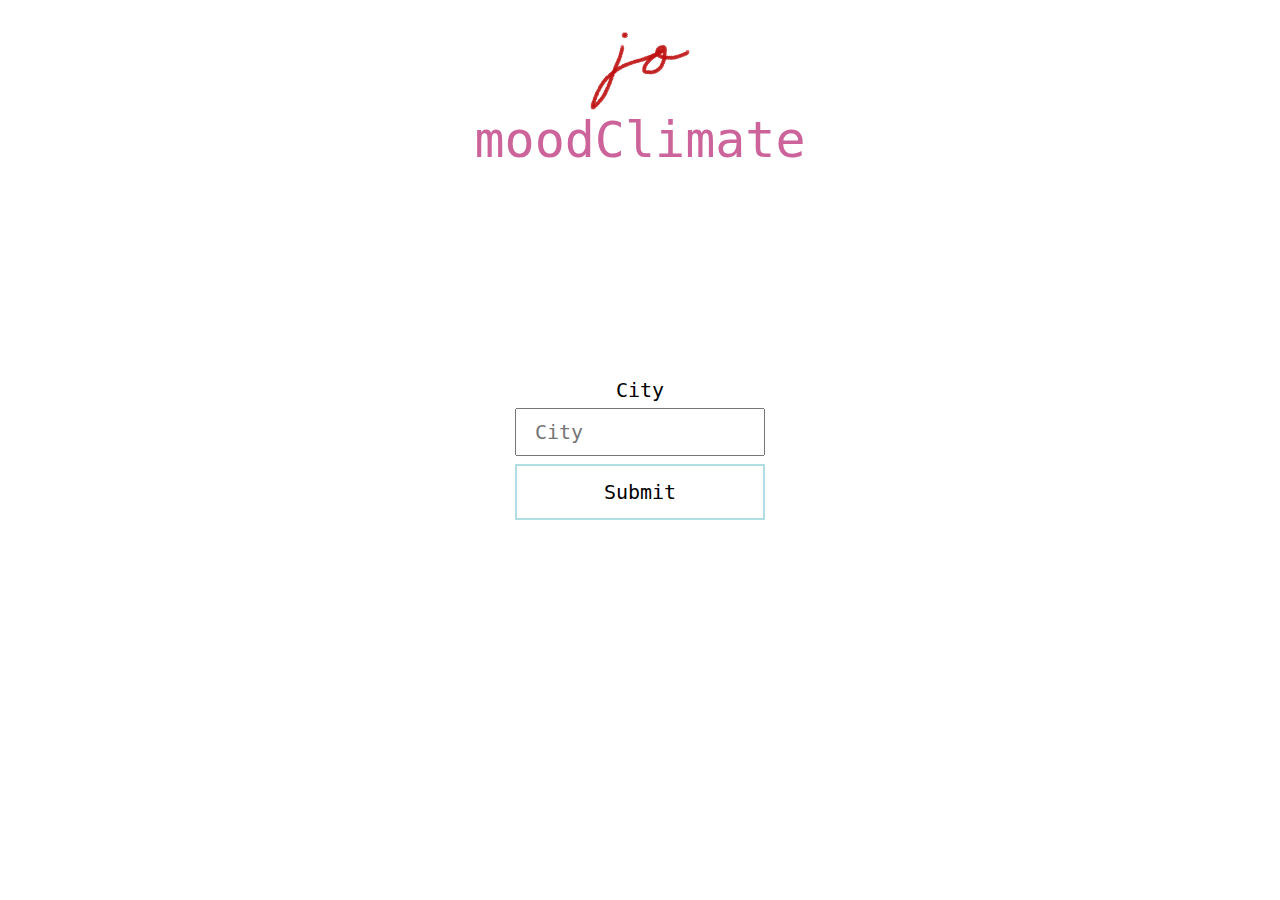
<file: DataDrivenWebWEATHER/index.html>
<!DOCTYPE html>
<html>
<head>
<title>Weather</title>

<!-- Portfolio css -->
<link rel="stylesheet" href="../css/base.css">
<link rel="stylesheet" href="../css/main.css">
<link rel="stylesheet" href="../css/header.css">

<link href="https://fonts.googleapis.com/css?family=Source+Sans+Pro" rel="stylesheet">
<link rel="stylesheet" type="text/css" href="styles.css">

</head>
<body>

  <header>
    <a href="../index.html">
      <img src="PlaceHolderLogo.png" alt="JB">
      </a>
      <h1>moodClimate</h1>
  </header>

  <div class="all">

  <div class="clickForm">
    <div class="formElem"
      <label for="Cityname">City</label>
      <input type="text" id="Cname" name="firstname" placeholder="City">
      <input type="submit" value="Submit" onclick = "bringAPI()">
    </form>
  </div>
  </div>

  <!-- main climates -->

  <div class="mainClimates">

<div class="rainz">
  <div class="rainy">
    <section class="rain"></section>
		</div>
    <div id="Form1">
      <label for="Feel">How are you feeling today?</label>
      <input type="text" id="Fname" name="Rain_feeling" placeholder="...">
      <input type="submit" value="Submit" id="submit-form">
    </div>
  </div>

  <div class="thundery">
    <canvas id="canvas"></canvas>
    <div id="Form1">
      <label for="Feel">How are you feeling today?</label>
      <input type="text" id="Fname" name="Thunderstorm_feeling" placeholder="...">
      <input type="submit" value="Submit" id="submit-form">
    </div>
  </div>

  <div class="cleary">
    <!-- <div class="clearz">
    </div> -->
    <div id="Form1">
      <label for="Feel">How are you feeling today?</label>
      <input type="text" id="Fname" name="Clear_feeling" placeholder="...">
      <input type="submit" value="Submit" id="submit-form">
    </div>
  </div>

  <div class="cloudy">

    <div class="x1">
        <div class="cloud"></div>
    </div>
    <div class="x2">
        <div class="cloud"></div>
    </div>
    <div class="x3">
        <div class="cloud"></div>
    </div>
    <div class="x4">
        <div class="cloud"></div>
    </div>
    <div class="x5">
        <div class="cloud"></div>
    </div>

    <div id="Form1">
      <label for="Feel">How are you feeling today?</label>
      <input type="text" id="Fname" name="Clouds_feeling" placeholder="...">
      <input type="submit" value="Submit" id="submit-form">
    </div>


  </div>

  <!-- <div class="drizzley">
    <div class="rainy">
      <section class="rain"></section>
  		</div>
    <div id="Form1">
      <label for="Feel">How are you feeling today?</label>
      <input type="text" id="Fname" name="Drizzle_feeling" placeholder="...">
      <input type="submit" value="Submit" id="submit-form">
    </div>
  </div> -->

  <div class="snowy">
    <div id="Form1">
      <label for="Feel">How are you feeling today?</label>
      <input type="text" id="Fname" name="Snow_feeling" placeholder="...">
      <input type="submit" value="Submit" id="submit-form">
    </div>
  </div>

  <div class="atmospherey">
    <div id="Form1">
      <label for="Feel">How are you feeling today?</label>
      <input type="text" id="Fname" name="Atmosphere_feeling" placeholder="...">
      <input type="submit" value="Submit" id="submit-form">
    </div>
  </div>

</div>
</div>


</body>
<script src="https://ajax.googleapis.com/ajax/libs/jquery/2.1.3/jquery.min.js"></script>
<script src="main.js"></script>
<script src="forms.js"></script>
<script src="rain.js"></script>
<script src="thunder.js"></script>
<script src="clear.js"></script>

<!-- Portfolio js -->
  <script src="../js/header.js"></script>

</html>
</file>
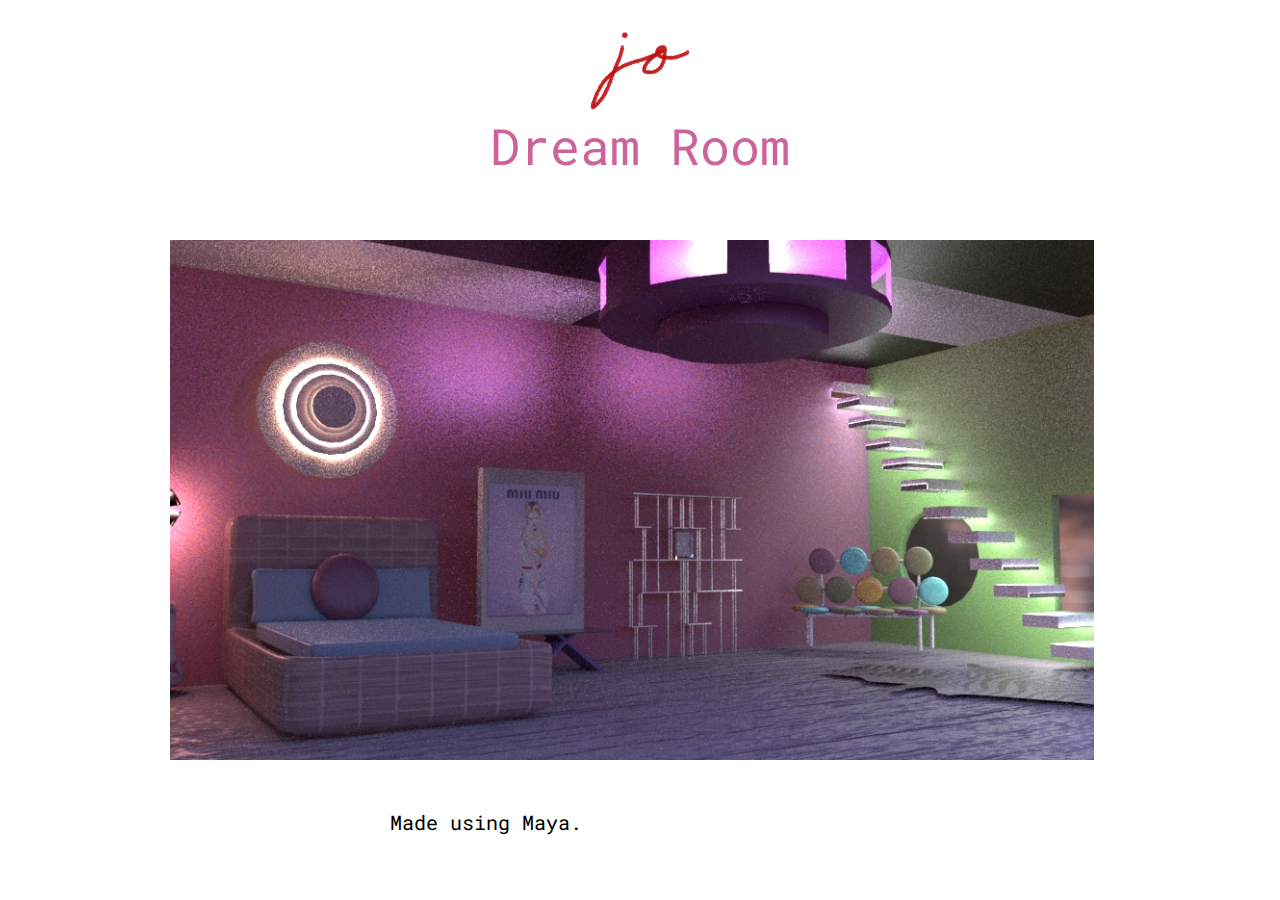
<file: DreamRoom/index.html>
<!doctype html>
<html>

<head>
  <meta charset="utf-8">
  <meta http-equiv="X-UA-Compatible" content="IE=edge">
  <meta name="viewport" content="width=device-width, initial-scale=1">
  <title>Dream Room</title>

  <!-- CSS -->
  <link rel="stylesheet" href="../css/base.css">
  <link rel="stylesheet" href="../css/header.css">
  <link rel="stylesheet" href="../css/slides.css">
  <link rel="stylesheet" href="../css/main.css">
  <link rel="stylesheet" href="styles.css">
  <link href="https://fonts.googleapis.com/css?family=Roboto+Mono" rel="stylesheet">

</head>

<body>
  <header>
    <a href="../index.html">
      <img src="PlaceHolderLogo.png" alt="JB">
      </a>
    <h1>Dream Room</h1>
  </header>

  <div class="SlidesDIV">
    <div class="SlidesAction">
    <img src="data/01.jpeg" alt="Room Picture 01" class="Slides101">
    <img src="data/02.jpeg" alt="Room Picture 02" class="Slides101">
    <img src="data/03.jpeg" alt="Room Picture 03" class="Slides101">
  </div>
</div>

  <div class="content">
      <p>
        Made using Maya.
      </p>
  </div>

  <script src="../js/header.js"></script>
  <script src="../js/slides.js"></script>

</body>

</html>
</file>
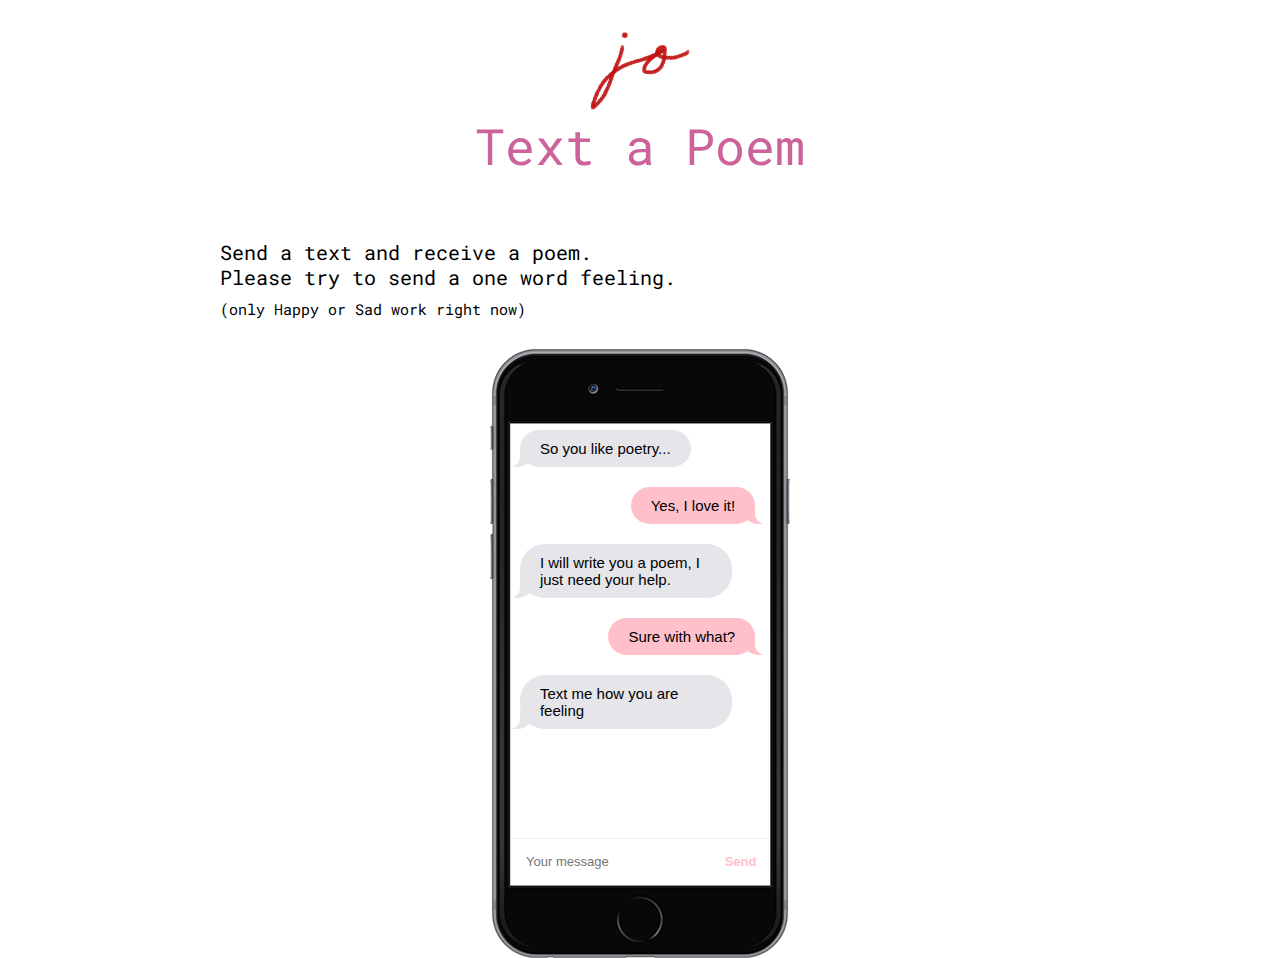
<file: POEMGENERATOR/index.html>
<!DOCTYPE html>
<html lang="en">

<head>
  <meta charset="UTF-8">
  <title>Haiku</title>

  <!-- CSS -->

  <link href="https://fonts.googleapis.com/css?family=Roboto+Mono:400,700" rel="stylesheet">
  <link href="https://fonts.googleapis.com/css?family=Inconsolata" rel="stylesheet">
  <link rel="stylesheet" href="css/style.css">
  <link rel="stylesheet" href="../css/base.css">
  <link rel="stylesheet" href="../css/main.css">
  <link rel="stylesheet" href="../css/header.css">



</head>

<body>

  <header>
    <a href="../index.html">
      <img src="PlaceHolderLogo.png" alt="JB">
      </a>
      <h1>Text a Poem</h1>
  </header>

  <div class="all">

  <!-- <h1>Text a Poem</h1> -->
  <div class="text">
  <p>Send a text and receive a poem.</p>
  <p>Please try to send a one word feeling.</p>
  <p id="smallerP">(only Happy or Sad work right now)</p>
</div>

  <div class="iphone">
    <div class="border">
      <div class="responsive-html5-chat">
      </div>
    </div>
  </div>

</div>

  <!-- Javascript -->

  <script src='https://cdnjs.cloudflare.com/ajax/libs/jquery/2.1.3/jquery.min.js'></script>
  <script src="js/index.js"></script>
  <script src="../js/header.js"></script>


</body>

</html>
</file>
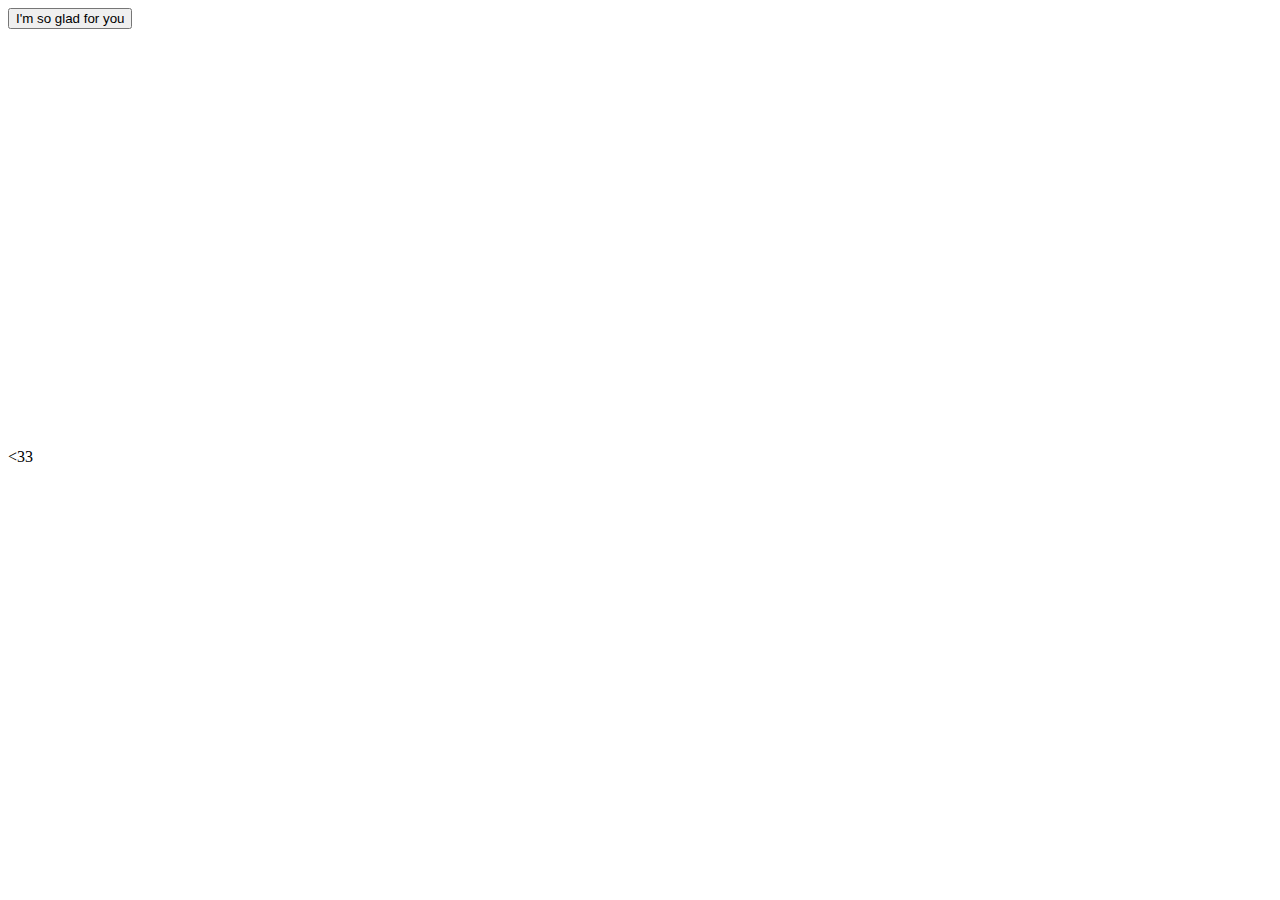
<file: 5x5/P01/index.html>
<!DOCTYPE html>
<html lang="en" dir="ltr">

<head>
  <meta charset="utf-8">
  <title>
    < 333</title>

</head>

<body>

  <button onclick="heart()"> I'm so glad for you </button>

  <pre id="heartShape">
            gggggggggggggg              gggggggggggggg
         gggggggggggggggggggg         gggggggggggggggggg
       gggggggggggggggggggggggg     gggggggggggggggggggggg
     ggggggggggggggggggggggggggg   ggggggggggggggggggggggggg
    ggggggggggggggggggggggggggggggggggggggggggggggggggggggggg
    gggggggggggggggggggggggggggggggggggggggggggggggggggggggggg
    gggggggggggggggggggggggggggggggggggggggggggggggggggggggggg
    gggggggggggggggggggggggggggggggggggggggggggggggggggggggggg
    gggggggggggggggggggggggggggggggggggggggggggggggggggggggggg
    gggggggggggggggggggggggggggggggggggggggggggggggggggggggggg
     gggggggggggggggggggggggggggggggggggggggggggggggggggggggg
      gggggggggggggggggggggggggggggggggggggggggggggggggggggg
       gggggggggggggggggggggggggggggggggggggggggggggggggggg
         ggggggggggggggggggggggggggggggggggggggggggggggggg
          gggggggggggggggggggggggggggggggggggggggggggggg
            gggggggggggggggggggggggggggggggggggggggggg
               ggggggggggggggggggggggggggggggggggggg
                  gggggggggggggggggggggggggggggg
                     gggggggggggggggggggggggg
                        gggggggggggggggggg
                           gggggggggggg
                             gggggggg
                               ggggg
                                ggg
                                 g
    </pre>

  <div id="writing">
    <p>
      <33 </p>
  </div>

  <script type="text/javascript">
    //hide heart shape
    var heartShapeShow = document.getElementById("heartShape");
    heartShapeShow.style.visibility = "hidden";


    function heart() {

      //display heart shape

      var a = document.getElementById("heartShape");
      if (a.style.visibility == "hidden") {
        a.style.visibility = "visible";
      }

      //text to heart shape

      //  var textToShape = document.write("inputTextToShape").value;
      // var textToShape = document.write("<3").value;
      var textToShape = document.getElementById("writing").value;
      i = -1;
      var elem = document.getElementById("heartShape");
      elem.innerText = elem.innerText.replace(/[^\n|\r|\t|\s+]/g, function() {
        return textToShape[++i]
      });
    }
  </script>

  <script src="https://ajax.googleapis.com/ajax/libs/jquery/3.3.1/jquery.min.js"></script>

</body>

</html>
</file>
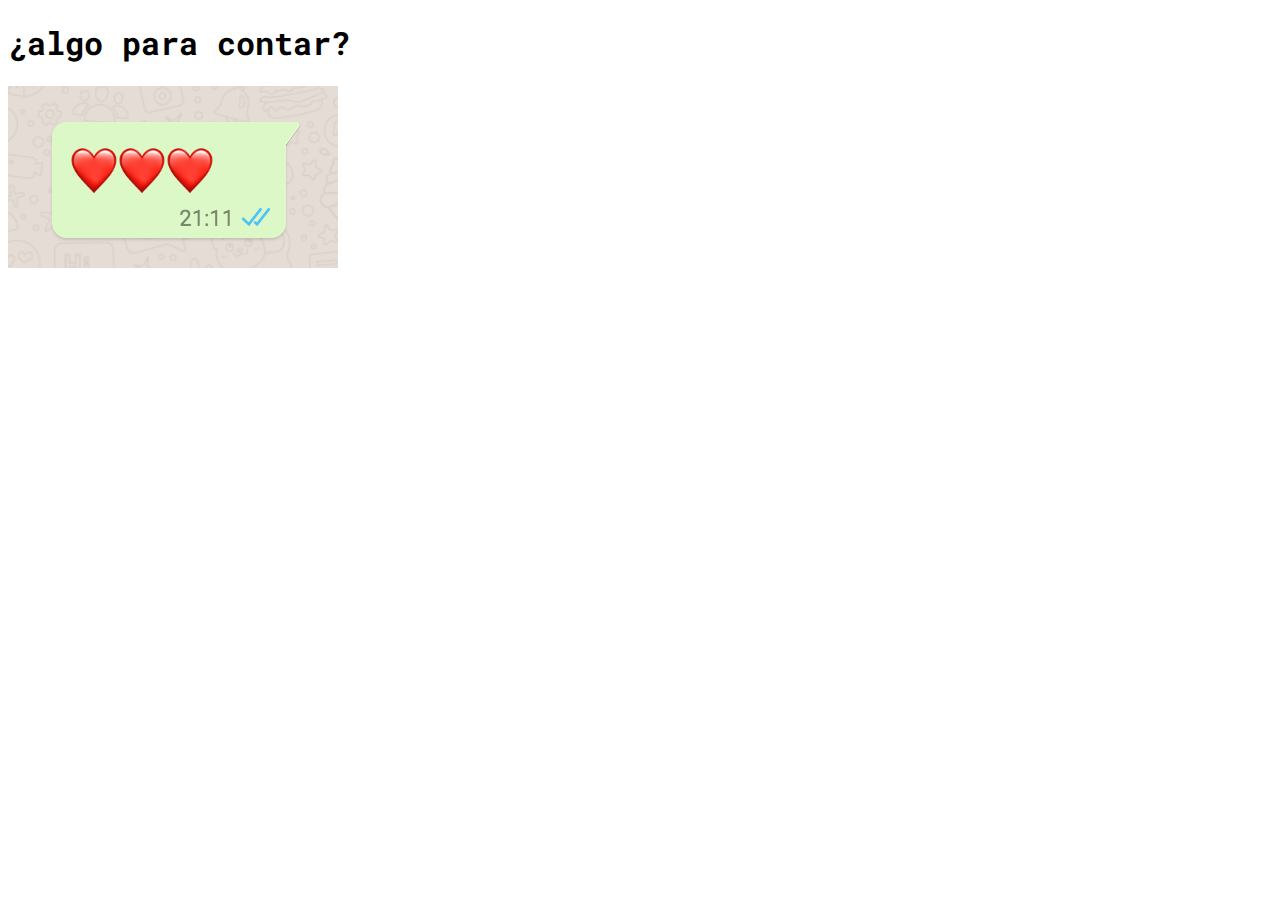
<file: 5x5/P03/index.html>
<!DOCTYPE html>
<html lang="en" dir="ltr">
  <head>
    <meta charset="utf-8">
    <title>¿algo para contar?</title>
  </head>

  <link href="https://fonts.googleapis.com/css?family=Roboto+Mono" rel="stylesheet">

  <style>
   h1 {
     font-family: 'Roboto Mono', monospace;
   }
  </style>

<script type="text/javascript">

// https://stackoverflow.com/questions/14004318/show-random-image-from-array-in-javascript

var imagenes = new Array();

imagenes.push("img_01.png");
imagenes.push("img_02.png");
imagenes.push("img_03.png");
imagenes.push("img_04.png");
imagenes.push("img_05.png");
imagenes.push("img_06.png");
imagenes.push("img_07.png");
imagenes.push("img_08.png");
imagenes.push("img_09.png");
imagenes.push("img_10.png");
imagenes.push("img_11.png");
imagenes.push("img_12.png");
imagenes.push("img_13.png");
imagenes.push("img_14.png");
imagenes.push("img_15.png");
imagenes.push("img_16.png");
imagenes.push("img_17.png");
imagenes.push("img_18.png");
imagenes.push("img_19.png");
imagenes.push("img_20.png");
imagenes.push("img_21.png");
imagenes.push("img_22.png");
imagenes.push("img_23.png");
imagenes.push("img_24.png");


function getRandomNum(min, max) {
  return Math.floor(Math.random() * (max - min + 1)) + min;
}

function elegirimagenesNEXT() {
  document.randimagen.src = imagenes[getRandomNum(0, imagenes.length - 1)];
}

</script>

  <body>

    <h1>¿algo para contar?</h1>

    <div class="imagenes">
  <a href="#" onClick="elegirimagenesNEXT(); return false;">
    <img src="img_01.png" name="randimagen" border=0>
  </a>
</div>

  </body>
</html>
</file>
<file: css/base.css>
html, body, div, span, applet, object, iframe,
h1, h2, h3, h4, h5, h6, p, blockquote, pre,
a, abbr, acronym, address, big, cite, code,
del, dfn, em, img, ins, kbd, q, s, samp,
small, strike, strong, sub, sup, tt, var,
b, u, i, center,
dl, dt, dd, ol, ul, li,
fieldset, form, label, legend,
table, caption, tbody, tfoot, thead, tr, th, td,
article, aside, canvas, details, embed,
figure, figcaption, footer, header, hgroup,
menu, nav, output, ruby, section, summary,
time, mark, audio, video {
  margin: 0;
  padding: 0;
  border: 0;
  font-size: 100%;
  font: inherit;
  vertical-align: baseline;
}

article, aside, details, figcaption, figure,
footer, header, hgroup, menu, nav, section {
  display: block;
}
body {
  line-height: 1;
}
ol, ul {
  list-style: none;
}
blockquote, q {
  quotes: none;
}
blockquote:before, blockquote:after,
q:before, q:after {
  content: '';
  content: none;
}
table {
  border-collapse: collapse;
  border-spacing: 0;
}

img, iframe {
  vertical-align: bottom;
  max-width: 100%;
}

input, textarea, select {
  font: inherit;
}

* {
  -webkit-box-sizing: border-box;
  -moz-box-sizing: border-box;
  box-sizing: border-box;
  -webkit-font-smoothing: antialiased;
  text-rendering: optimizeLegibility;
}
</file>
<file: css/main.css>
/*
#fff6a1
#104868
#b2baf6
#ffc9e6
#ffafd9
#cc639a
#8c141a
#bd1717
*/

html {
  cursor: url(../data/rockcursor.cur), progress !important;
}

body {
  font-family: 'Roboto Mono', monospace;
	font-size: 20px;
	line-height: 1.25;
	background-color: rgba(178, 186, 246, 0);
	color: black;
	margin: 240px auto 200px auto;
	max-width: 1120px;
	transition: background-color 0.5s;
  margin-bottom: 0;
}

h3 {
  color: #cc639a;
  font-size: 30px;
}

p {
  font-size: 20px;
}

a {
  /* display: block; */
  padding: 6px 2px;
  text-decoration: none;
  color: black;
  /* font-size: 32px; */
}

a:hover {
 cursor: url(../data/rockcursor.cur), progress !important;
 font-weight: bold;
 color: #ffc9e6;
 text-shadow: 0 0 0.7em #bd1717, 0 0 0.7em #bd1717, 0 0 0.7em #bd1717;
}

section {
  margin: 80px 40px 80px 40px;
  display: flex;
  flex-direction: row;
  justify-content: space-between;
  align-items: center;
  padding-top: 40px;
}

.SectionDiv {
  padding: 40px;
  position: relative;
}
</file>
<file: css/header.css>
header {
  position: fixed;
  top: 0;
  left: 0;
  width: 100%;
  padding: 32px;
  text-align: center;
  z-index: 2;
}

header img {
  /* width: 136px; */
  width: 100px;

  transition: width 0.8s;
  margin-bottom: 5px;
}

header.slide img {
  width: 64px;
}

header.slide h1{
  opacity: 0;
}

header.slide h2 {
  opacity: 0;
}

h1 {
  color: #cc639a;
  font-size: 50px;
  margin: auto;
  text-align: center;
}

h2 {
  /* color: rgb(154, 205, 50); */
  color: #bd1717;
  font-size: 20px;
}
</file>
<file: DataDrivenWebWEATHER/styles.css>
tml{height:100%;}

.all {
  /* border: solid 2px green; */
  /* position: relative;
  max-width: 900px;
  margin-left: auto;
  margin-right: auto; */
	max-width: 100%;
	/* max-height: 100%; */
}

body{
	/* font-family: 'Source Sans Pro', sans-serif; */
	/* font-size: 1em; */
	line-height: 1;
}

.clickForm {
  /* border: 2px solid red; */
  width: 250px;
  height: 100%;
  margin: 0 auto;
  text-align: center;
  padding: 70px 0;
}

.formElem {
  padding: 70px 0;
  /* border: 2px solid blue; */
}

input[type=text] {
    width: 100%;
    padding: 10px 18px;
    margin: 8px 0;
    box-sizing: border-box;
}

input[type=submit] {
  border: 2px solid powderblue;
  background-color: white;
  color: black;
  padding: 16px 32px;
  text-decoration: none;
  width: 100%;
}

input[type=submit]:hover {
  background-color: powderblue;
  color: white;
  border: 2px solid powderblue;
}


#Form1 {
  width: 400px;
  height: 100%;
  margin: 0 auto;
  text-align: center;
  padding: 70px 0;
  z-index: 2;
}

.mainClimates input[type=submit]{
  border: 2px solid powderblue;
  background-color: white;
  color: black;
  padding: 16px 32px;
  text-decoration: none;
  width: 250px;
}

.mainClimates input[type=submit]:hover {
  background-color: powderblue;
  color: white;
  border: 2px solid powderblue;
}


/* ///////////////////////// */
/* ///// make it rain ///// */
/* /////////////////////// */

/* https://codepen.io/alemesre/pen/hAxGg */

.rainy {
  height: 100%;
	width: 100%;
  overflow:hidden;
  z-index: 1;
}

.drop {
  background:-webkit-gradient(linear,0% 0%,0% 100%, from(rgba(13,52,58,1) ), to(rgba(255,255,255,0.6))  );
  background: -moz-linear-gradient(top, rgba(13,52,58,1) 0%, rgba(255,255,255,.6) 100%);
	width:1px;
	height:89px;
	position: absolute;
	bottom:200px;
	-webkit-animation: fall .63s linear infinite;
  -moz-animation: fall .63s linear infinite;
}

/* animate the drops*/
@-webkit-keyframes fall {
	to {margin-top:900px;}
}
@-moz-keyframes fall {
	to {margin-top:900px;}
}

/* ////////////////////////// */
/* //// make it thunder //// */
/* //////////////////////// */

/* https://codepen.io/mcdorli/pen/AXgmPJ */

canvas {
  background-color: hsl(0, 0%, 10%);
}

/* //////////////////////// */
/* //// make it clear //// */
/* ////////////////////// */

/* https://codepen.io/juandc/pen/JLjJze */

/* .clearz {
  height: 100%;
  width: 100%;
  overflow:hidden;
} */

.cleary {
  height: 100%;
	width: 100%;
  overflow:hidden;
  /* background-color: powderblue; */
}

.cleary::before {
  --size: 0;
  content: '';
  position: absolute;
  left: var(--x);
  top: var(--y);
  width: var(--size);
  height: var(--size);
  background: radial-gradient(circle closest-side, powderblue, transparent);
  transform: translate(-50%, -50%);
  transition: width 0.2s ease, height 0.2s ease;
  z-index: -1;
}
.cleary:hover::before {
  --size: 200px;
}

/* //////////////////////// */
/* //// make it cloud //// */
/* ////////////////////// */

/* https://codepen.io/Mark_Bowley/pen/xEbuI */

.cloudy {
  /* background: #00b4ff; */
	height: 100vh;
	margin: 0;
	padding: 0;
	overflow-x: hidden;
  bottom: 0;
	left: 0;
	padding-top: 50px;
	position: fixed;
	right: 0;
	top: 0;
	z-index: -1;
  text-align: center;
}

.cloudy #Form1 {
  z-index: 1;
  position: relative;
  top:-100%;
  /* top:0;
left:50%;
right:50%; */

}

* KEYFRAMES */

@-webkit-keyframes animateCloud {
    0% {
        margin-left: -1000px;
    }
    100% {
        margin-left: 100%;
    }
}

@-moz-keyframes animateCloud {
    0% {
        margin-left: -1000px;
    }
    100% {
        margin-left: 100%;
    }
}

@keyframes animateCloud {
    0% {
        margin-left: -1000px;
    }
    100% {
        margin-left: 100%;
    }
}

/* ANIMATIONS */

.x1 {
	-webkit-animation: animateCloud 35s linear infinite;
	-moz-animation: animateCloud 35s linear infinite;
	animation: animateCloud 35s linear infinite;

	-webkit-transform: scale(0.65);
	-moz-transform: scale(0.65);
	transform: scale(0.65);
}

.x2 {
	-webkit-animation: animateCloud 20s linear infinite;
	-moz-animation: animateCloud 20s linear infinite;
	animation: animateCloud 20s linear infinite;

	-webkit-transform: scale(0.3);
	-moz-transform: scale(0.3);
	transform: scale(0.3);
}

.x3 {
	-webkit-animation: animateCloud 30s linear infinite;
	-moz-animation: animateCloud 30s linear infinite;
	animation: animateCloud 30s linear infinite;

	-webkit-transform: scale(0.5);
	-moz-transform: scale(0.5);
	transform: scale(0.5);
}

.x4 {
	-webkit-animation: animateCloud 18s linear infinite;
	-moz-animation: animateCloud 18s linear infinite;
	animation: animateCloud 18s linear infinite;

	-webkit-transform: scale(0.4);
	-moz-transform: scale(0.4);
	transform: scale(0.4);
}

.x5 {
	-webkit-animation: animateCloud 25s linear infinite;
	-moz-animation: animateCloud 25s linear infinite;
	animation: animateCloud 25s linear infinite;

	-webkit-transform: scale(0.55);
	-moz-transform: scale(0.55);
	transform: scale(0.55);
}

/* OBJECTS */

.cloud {
  background: #00b4ff;

  background: -moz-linear-gradient(top,  #00b4ff 5%, #f1f1f1 100%);
  background: -webkit-gradient(linear, left top, left bottom, color-stop(5%,#fff), color-stop(100%,#f1f1f1));
  background: -webkit-linear-gradient(top,  #00b4ff 5%,#f1f1f1 100%);
  background: -o-linear-gradient(top,  #00b4ff 5%,#f1f1f1 100%);
  background: -ms-linear-gradient(top,  #00b4ff 5%,#f1f1f1 100%);
  background: linear-gradient(top,  #00b4ff 5%,#f1f1f1 100%);
  filter: progid:DXImageTransform.Microsoft.gradient( startColorstr='#00b4ff', endColorstr='#f1f1f1',GradientType=0 );


	-webkit-border-radius: 100px;
	-moz-border-radius: 100px;
	border-radius: 100px;

	-webkit-box-shadow: 0 8px 5px rgba(0, 0, 0, 0.1);
	-moz-box-shadow: 0 8px 5px rgba(0, 0, 0, 0.1);
	box-shadow: 0 8px 5px rgba(0, 0, 0, 0.1);

	height: 120px;
	position: relative;
	width: 350px;
}

.cloud:after, .cloud:before {
  background: #00b4ff;
    /* background: #fff; */
	content: '';
	position: absolute;
	z-indeX: -1;
}

.cloud:after {
	-webkit-border-radius: 100px;
	-moz-border-radius: 100px;
	border-radius: 100px;

	height: 100px;
	left: 50px;
	top: -50px;
	width: 100px;
}

.cloud:before {
	-webkit-border-radius: 200px;
	-moz-border-radius: 200px;
	border-radius: 200px;

	width: 180px;
	height: 180px;
	right: 50px;
	top: -90px;
}

/* //////////////////////// */
/* //// make it drizzle //// */
/* ////////////////////// */
</file>
<file: css/slides.css>
div.SlidesAction:hover img {
  box-shadow: 0 0 70px rgba(140, 20, 26, 1);
}
</file>
<file: DreamRoom/styles.css>
/*
#fff6a1
#104868
#b2baf6
rgb(178, 186, 246)
#ffc9e6
#ffafd9
#cc639a
#8c141a
rgba(140, 20, 26,1)
*/

p {
font-size: 20px;
margin: 1em 0 0 0;
}

.content {
  /* border: red 2px solid; */
  margin-left: auto;
  margin-right: auto;
  max-width: 500px;
  margin-top: 50px;
  margin-bottom: 20px;
}

/* Slides */

 div.SlidesAction {
  position: relative;
  /* width: 960px;
  height: 540px; */
  width: 940px;
  height: 520px;
  margin-left: auto;
  margin-right: auto;
  margin-top: 200px;
  /* border: 2px solid purple; */
}

div.SlidesAction img {
  position: absolute;
  top: 0;
  left: 0;
  z-index: 0;
  transition: transform 0.5s, box-shadow 0.5s;
  pointer-events: none;
  height: 100%;
  width: auto;
}

div.SlidesAction img:first-child {
  z-index: 1;
}

div.SlidesAction img.displayed {
  animation: fadein 0.2s;
}
</file>
<file: POEMGENERATOR/css/style.css>
/* background-image:url('http://www.adobewordpress.com/tasarim/images/iphone6.png'); */

.all {
  /* border: solid 2px green; */
  position: relative;
  max-width: 900px;
  margin-left: auto;
  margin-right: auto;
}

.text {
  font-size: 20px;
  margin: 30px;
}

.text #smallerP {
  font-size: 15px;
  margin-top: 10px;
}

.iphone p {
color: black;
margin: 1em 0 1em 0;
font: 400 15px 'Open Sans', sans-serif;
}

.iphone {
  /* border: solid 2px red; */
  /* height:100%; */
  /* margin-bottom: 80px; */
}

form.chat *{
  transition:all .5s;
  box-sizing:border-box;
  -webkit-box-sizing:border-box;
  -moz-box-sizing:border-box;
}

form.chat {
  margin:0;
  cursor:default;
  position:absolute;
  left:0;
  right:0;
  bottom:0;
  top:0;
  -webkit-touch-callout: none; /* iOS Safari */
  -webkit-user-select: none;   /* Chrome/Safari/Opera */
  -khtml-user-select: none;    /* Konqueror */
  -moz-user-select: none;      /* Firefox */
  -ms-user-select: none;       /* IE/Edge */
  user-select: none;
}

form.chat span.ruedita{
  -moz-animation: loading-bar 1s 1;
  -webkit-animation: loading-bar 1s 1;
  animation: loading-bar 1s 1;
  display: block;
  height: 2px;
  background-color: pink;
  transition: width 0.2s;
  position:absolute;
  top:0; left:0; right:0;
  z-index:4
}

form.chat .messages{
  display:block;
  overflow-x: hidden;
  overflow-y: scroll;
  position:relative;
  height:90%;
  width:100%;
  padding:2% 3%;
  border-bottom:1px solid #ecf0f1;
}

form.chat ::-webkit-scrollbar {width: 3px; height:1px;transition:all .5s;z-index:10;}
form.chat ::-webkit-scrollbar-track {background-color: white;}
form.chat ::-webkit-scrollbar-thumb {
  background-color: #bec4c8;
  border-radius:3px;
}

form.chat .message{
  display:block;
  width:98%;
  padding:0.5%;
}

form.chat .message p{
  margin:0;
}

form.chat .miMensaje,
form.chat .deEllos {
  max-width: 50%;
  word-wrap: break-word;
  margin-bottom: 20px;
}

form.chat .miMensaje,.deEllos{
  position: relative;
  padding: 10px 20px;
  color: white;
  border-radius: 25px;
  clear: both;
  font: 400 15px 'Open Sans', sans-serif;
}

form.chat .miMensaje {
  background: pink;
  color:white;
  float:right;
  clear:both;
  border-bottom-right-radius: 20px 0px\9;
}

form.chat .miMensaje:before {
  content: "";
  position: absolute;
  z-index: 1;
  bottom: -2px;
  right: -8px;
  height: 19px;
  border-right: 20px solid pink;
  border-bottom-left-radius: 16px 14px;
  -webkit-transform: translate(0, -2px);
  transform: translate(0, -2px);
  border-bottom-left-radius: 15px 0px\9;
  transform: translate(-1px, -2px)\9;
}

form.chat .miMensaje:after {
  content: "";
  position: absolute;
  z-index: 1;
  bottom: -2px;
  right: -42px;
  width: 12px;
  height: 20px;
  background: white;
  border-bottom-left-radius: 10px;
  -webkit-transform: translate(-30px, -2px);
  transform: translate(-30px, -2px);
}

form.chat .deEllos {
  background: #E5E5EA;
  color: black;
  float: left;
  clear:both;
  border-bottom-left-radius: 30px 0px\9;
}
form.chat .deEllos:before {
  content: "";
  position: absolute;
  z-index: 2;
  bottom: -2px;
  left: -7px;
  height: 19px;
  border-left: 20px solid #E5E5EA;
  border-bottom-right-radius: 16px 14px;
  -webkit-transform: translate(0, -2px);
  transform: translate(0, -2px);
  border-bottom-right-radius: 15px 0px\9;
  transform: translate(-1px, -2px)\9;
}

form.chat .deEllos:after {
  content: "";
  position: absolute;
  z-index: 3;
  bottom: -2px;
  left: 4px;
  width: 26px;
  height: 20px;
  background: white;
  border-bottom-right-radius: 10px;
  -webkit-transform: translate(-30px, -2px);
  transform: translate(-30px, -2px);
}

form.chat date {
  position:absolute;
  top: 10px;
  font-size:14px;
  white-space:nowrap;
  vertical-align:middle;
  color: #8b8b90;
  opacity: 0;
  z-index:4;
}

form.chat .miMensaje date {
  left: 105%;
}

form.chat .deEllos date {
  right: 105%;
}

form.chat input{
  font: 400 13px 'Open Sans', sans-serif;
  border:0;
  padding:0 15px;
  height:10%;
  outline:0;
}

form.chat input[type='text']{
  width:73%;
  float:left;
}

form.chat input[type='submit']{
  width:23%;
  background:transparent;
  color:pink;
  font-weight:700;
  text-align:right;
  float:right;
}

  form.chat .miMensaje,form.chat .deEllos{
    font-size:12px;
  }

  form.chat .miMensaje date,form.chat .deEllos date {
    top: -20px;
    left:auto;
    right:0;
    font-size:12px;
  }

  form.chat .miMensaje,
  form.chat .deEllos {
    max-width: 90%;
  }

/* DEMO */
.iphone{
  width:300px;
  height:609px;
  background-image:url("iphone6.png");
  background-size:100% 100%;
  margin:0 auto;
  position:relative;
}

.border{
	position:absolute;
	top:12.3%;right:7%;left:7%;bottom:12%;
	overflow:hidden;
}

a.article{
  position:fixed;
  bottom:15px;left:15px;
  display:table;
  text-decoration:none;
  color:white;
  background-color:pink;
  padding: 10px 20px;
  border-radius: 25px;
  font: 400 15px 'Open Sans', sans-serif;
}
</file>
